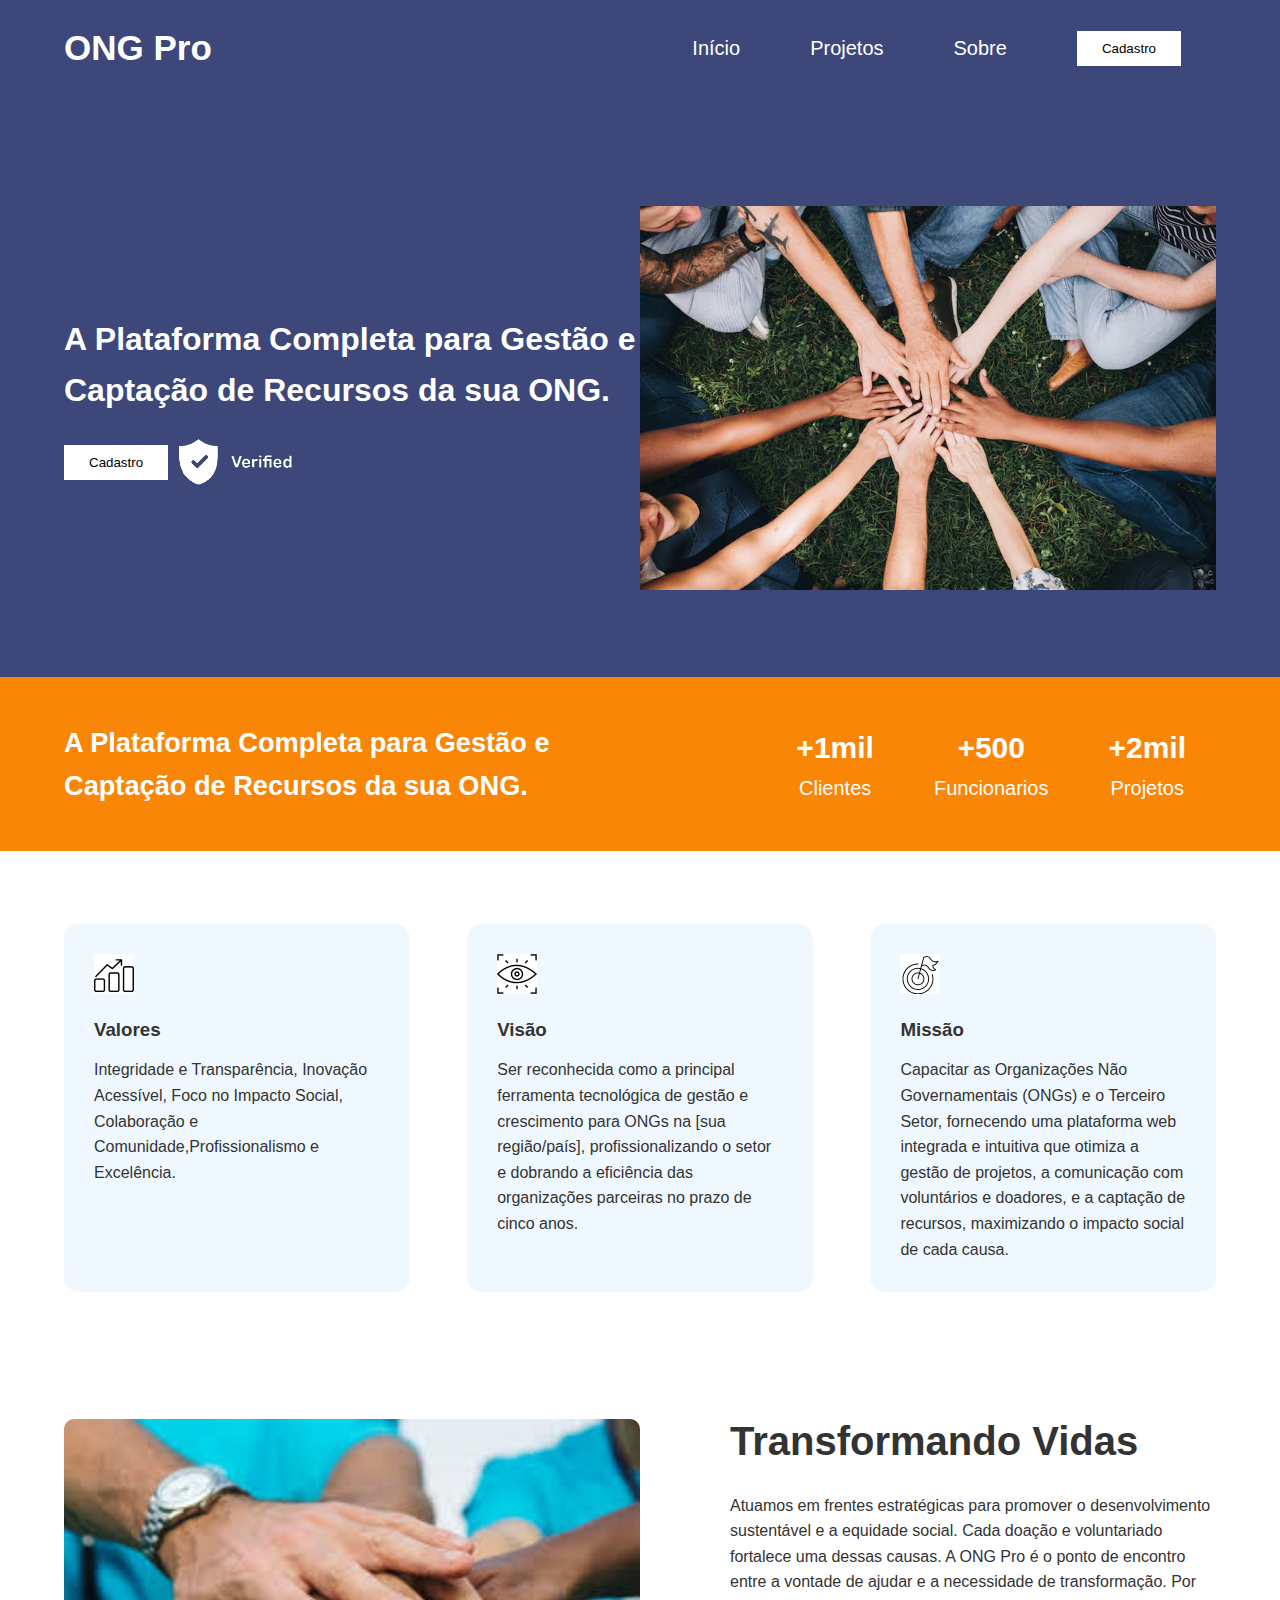
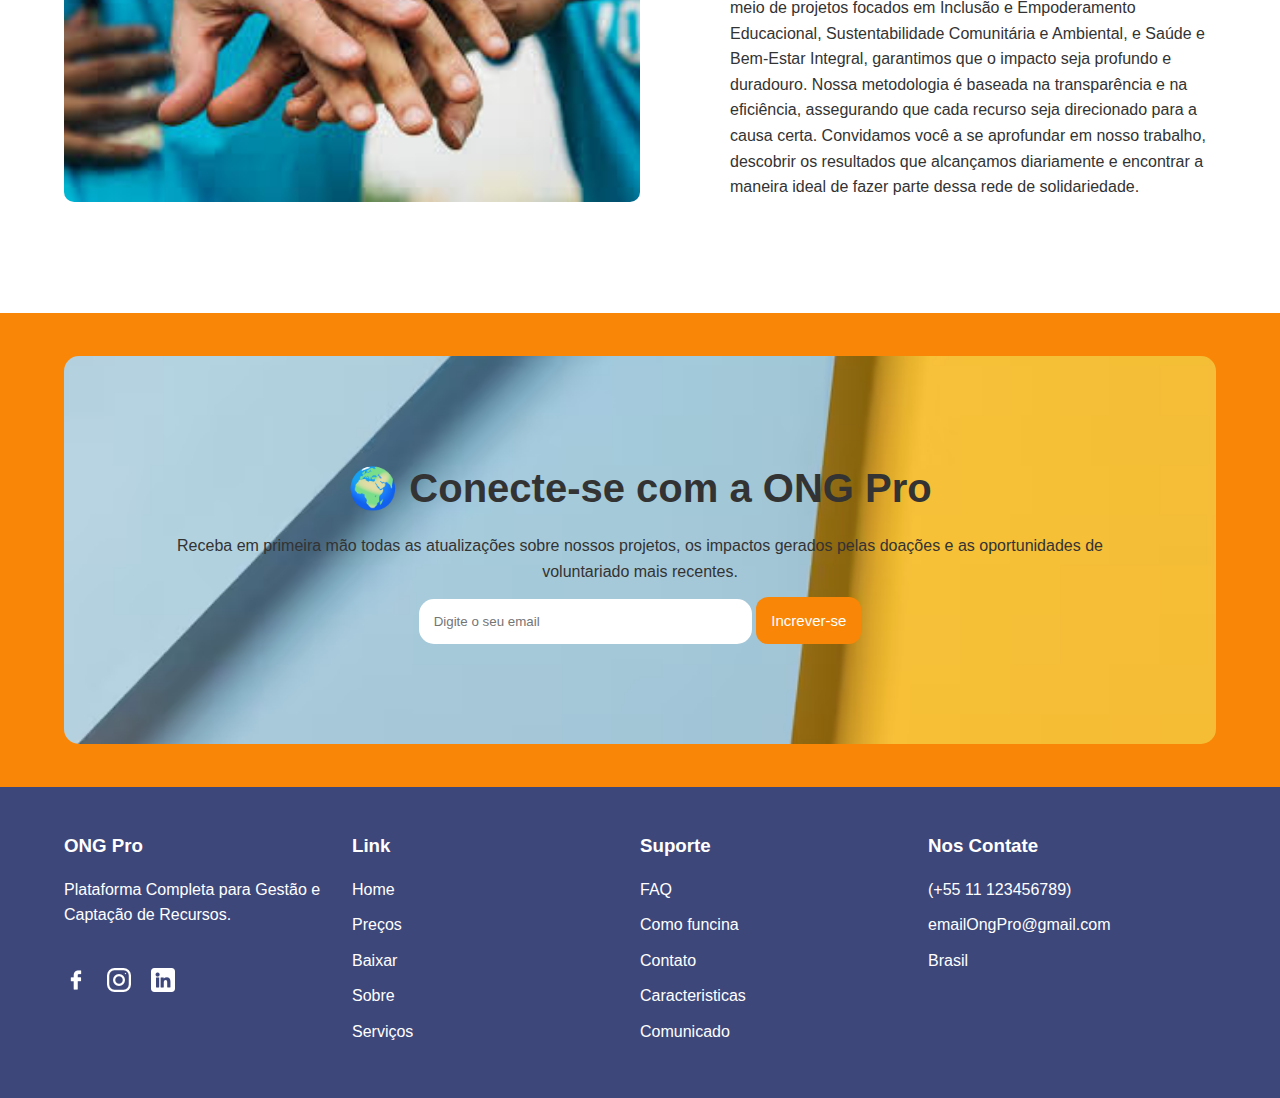
<file: index.html>
<!DOCTYPE html>
<html lang="pt-br">
<head>
    <meta charset="UTF-8">
    <meta http-equiv="X-UA-Compatible" content="IE=edge">
    <meta name="viewport" content="width=device-width, initial-scale=1.0">
    <link rel="stylesheet" href="css/style.css">
    <title> ONG Pro </title>
</head>
<body> 
    <div class="background-verde">
     <!--  header -----> 
        <header>
            <!-- container -->
            <div class="container">
                <nav>
                    <div class="logo">
                        <a href="index.html"> ONG Pro </a>
                </div>
                <!-- UL é umaLista não ordenada  -->
                <ul class="ul"> 
                    <li> <a href="index.html"> Início </a></li>
                    
                    <li> <a href="projeto.html"> Projetos </a></li>
                    
                    <li> <a href="sobre.html"> Sobre </a></li>
                    
                    <li> <a href="cadastro.html"> <button class="btn-gradient"> Cadastro </button> </a></li>
                </ul>
                </ul>
                <div class="menu-icon">
                    <img src="img/menu.png" alt="icone de menu">
                </div>
                </nav>

            </div>
            <!-- end container -->
        </header>
               <!-- end header -----> 
               <!-- main  -->
                <main>
                    <div class="container">
                        <!-- main text -->
                        <div class="main-text">
                            <h1> A Plataforma Completa para Gestão e Captação de Recursos da sua ONG.</h1>
                            <div> 
                                <li> <a href="cadastro.html"> <button class="btn-gradient"> Cadastro </button> </a></li>
                                <img src="img/verificado.png" alt="Verificado.">
                            </div>
                        </div>
                        <!-- end main text -->
                        <!-- main img -->
                        <div class=" main-img">
                            <img src="img/pessoas-empilhando-as-maos-juntas-no-parque_53876-63293.jpg" alt="essoas-empilhando-as-maos-juntas-no-parque">

                        </div>
                        <!-- end main img -->
                    </div>
                </main>
                <!-- end main -->
    </div>
    <!-- end background-verde -->
     <section class="resultados">
        <!-- container -->
         <div class="container">
            <div class="resultados-text">
                A Plataforma Completa para Gestão e Captação de Recursos da sua ONG.
            </div>
            <!-- end resultados-text -->
             <div class="resultados-numeros">
                <p>
                    <span> +1mil </span> <br>
                    Clientes
                </p>

                <p>
                    <span> +500  </span> <br>
                    Funcionarios
                </p>

                <p>
                    <span> +2mil </span> <br>
                    Projetos
                </p>


             </div>
         </div>
         <!-- end contaioner -->
     </section>
     <!-- end resultados -->
      <!-- section diferencias -->
      <section class="diferencias">
        <div class="container">
            <div class="card">
                <img src="img/Valores.png" alt="valores">
                <h3 class="titulo"> Valores</h3>
                <p>
                    Integridade e Transparência, Inovação Acessível, Foco no Impacto Social, Colaboração e Comunidade,Profissionalismo e Excelência.
                </p>
            </div>
        <div class="card">
                <img src="img/Visao.png" alt="Visao">
                <h3 class="titulo"> Visão</h3>
                <p>
                    Ser reconhecida como a principal ferramenta tecnológica de gestão e crescimento para ONGs na [sua região/país], profissionalizando o setor e dobrando a eficiência das organizações parceiras no prazo de cinco anos.
                </p>
            </div>
            <div class="card">
                <img src="img/Missao.png" alt="Missao">
                <h3 class="titulo"> Missão</h3>
                <p>
                    Capacitar as Organizações Não Governamentais (ONGs) e o Terceiro Setor, fornecendo uma plataforma web integrada e intuitiva que otimiza a gestão de projetos, a comunicação com voluntários e doadores, e a captação de recursos, maximizando o impacto social de cada causa.
                </p>
            </div>
        </div>

      </section>
      <!-- end diferencias -->
       <!-- sessao Áreas de Atuação -->
        <section class="areas">
            <div class="container">
                <div class="areas-img">
                    <img src="img/download.jpg" alt="equipe"> 
                </div>
                <div class="areas-text">
                    <h2> Transformando Vidas</h2>
                    <p>Atuamos em frentes estratégicas para promover o desenvolvimento sustentável e a equidade social. Cada doação e voluntariado fortalece uma dessas causas.
                        A ONG Pro é o ponto de encontro entre a vontade de ajudar e a necessidade de transformação. Por meio de projetos focados em Inclusão e Empoderamento Educacional, Sustentabilidade Comunitária e Ambiental, e Saúde e Bem-Estar Integral, garantimos que o impacto seja profundo e duradouro. Nossa metodologia é baseada na transparência e na eficiência, assegurando que cada recurso seja direcionado para a causa certa. Convidamos você a se aprofundar em nosso trabalho, descobrir os resultados que alcançamos diariamente e encontrar a maneira ideal de fazer parte dessa rede de solidariedade.
                    </p>
                
                </div>
            </div>

        </section>
         <section class="newsletter">
            <div class="container">
                <div class="box-newsletter">
                    <h2> 🌍 Conecte-se com a ONG Pro </h2>
                    <p>Receba em primeira mão todas as atualizações sobre nossos projetos, os impactos gerados pelas doações e as oportunidades de voluntariado mais recentes.</p>
                <form >
                    <input type="email" placeholder="Digite o seu email">
                    <button> Increver-se </button>
                </form>
                </div>
                
            </div>
         </section>
                 <!-- end Áreas de Atuação -->
                  <!-- footer -->
                   <footer>
                    <div class="container">
                        <!-- ul 1 -->
                        <ul>
                            <h3>  ONG Pro</h3>
                                <p>Plataforma Completa para Gestão e Captação de Recursos.</p>
                                <div class="rede-sociais">
                                    <img src="img/facebook.png" alt="facebook">
                                     <img src="img/instagram.png" alt="instagram">
                                      <img src="img/linkedin.png" alt="linkedin">
                                </div>
                        </ul>
                        <!-- end ul1 -->
                         <!-- ul 2 -->
                        <ul>
                            <h3> Link </h3>
                            <li><a href="#"> Home </a></li>
                            <li><a href="#"> Preços </a></li>
                            <li><a href="#"> Baixar </a></li>
                            <li><a href="#"> Sobre </a></li>
                            <li><a href="#"> Serviços </a></li>
                        </ul>
                        <!-- end ul2  -->
                         <!-- ul 3 -->
                        <ul>
                        <h3> Suporte</h3>
                        <li><a href="#"> FAQ </a></li>
                        <li><a href="#"> Como funcina </a></li>
                        <li><a href="#"> Contato </a></li>
                        <li><a href="#"> Caracteristicas </a></li>
                        <li><a href="#"> Comunicado </a></li>
                        </ul>
                        <!-- end ul 3 -->
                         <!-- ul 4 -->
                        <ul>
                        <h3> Nos Contate</h3>
                        <li>
                            <p> (+55 11 123456789) </p>
                        </li>
                        <li>
                            <p> emailOngPro@gmail.com </p>
                        </li>
                        <li>
                            <p> Brasil </p>
                        </li>
                        </ul>
                        <!-- end ul 4 -->
                    </div>
                   </footer>
    <script src="js/main.js"></script>
</body>
</html>
</file>
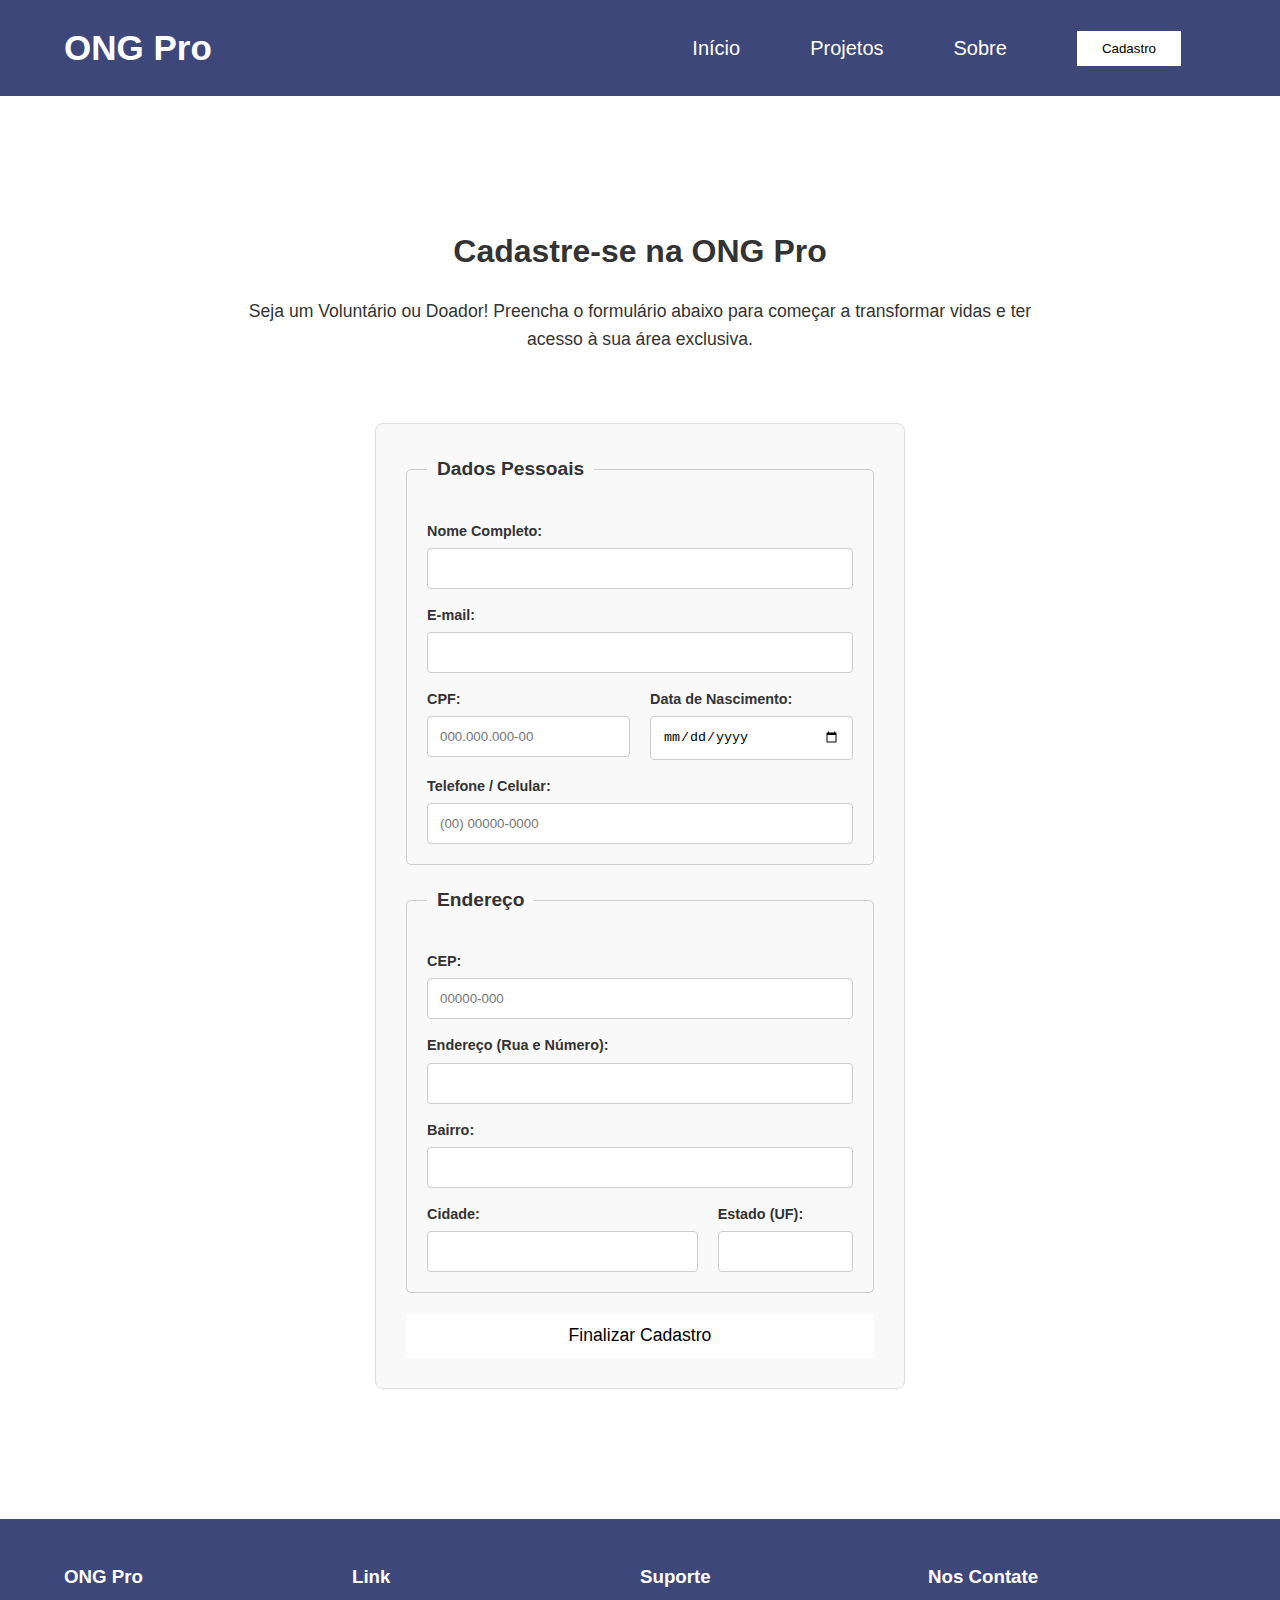
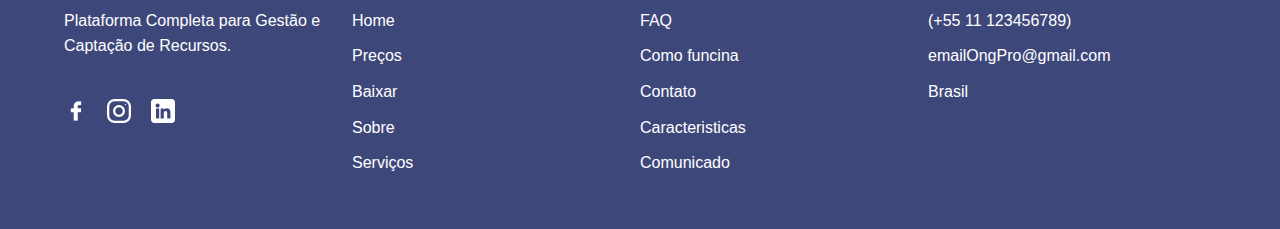
<file: cadastro.html>
<!DOCTYPE html>
<html lang="pt-br">
<head>
    <meta charset="UTF-8">
    <meta http-equiv="X-UA-Compatible" content="IE=edge">
    <meta name="viewport" content="width=device-width, initial-scale=1.0">
    <link rel="stylesheet" href="css/style.css">
    <title> Cadastro | ONG Pro </title>
    
    <style>
        :root {
            --cor-principal: #002244; /* Azul escuro do header */
            --cor-secundaria: #FF8C00; /* Laranja da seção de resultados */
        }
        /* Seus estilos .page-hero e .page-content  */
        .page-hero {
            background-color: var(--cor-principal);
            color: white;
            padding: 80px 20px;
            text-align: center;
        }
        .page-hero h1 {
            font-size: 2.8em;
            margin-bottom: 10px;
            color: var(--cor-secundaria);
        }
        .page-hero p {
            font-size: 1.2em;
            opacity: 0.8;
        }
        .page-content {
            background-color: white;
            padding: 50px 20px;
            text-align: center;
            color: #333;
        }
        .page-content p {
            max-width: 800px;
            margin: 20px auto;
            line-height: 1.6;
            font-size: 1.1em;
        }
        .page-content a {
            color: var(--cor-principal);
            text-decoration: none;
            font-weight: bold;
        }
        
        .page-placeholder {
            max-width: 650px;
            margin: 0 auto; /* Centraliza o formulário */
            padding-bottom: 50px; /* Espaço antes do footer */
        }
        .page-placeholder form {
            width: 100%;
            padding: 30px;
            border: 1px solid #ddd;
            border-radius: 8px;
            text-align: left;
            background-color: #f9f9f9;
            box-sizing: border-box; /* Importante para o padding */
        }
        .page-placeholder fieldset {
            border: 1px solid #ccc;
            border-radius: 5px;
            padding: 20px;
            margin-bottom: 20px;
        }
        .page-placeholder legend {
            font-size: 1.2em;
            font-weight: bold;
            color: #333;
            padding: 0 10px;
        }
        .page-placeholder label {
            display: block;
            margin-top: 15px;
            font-weight: bold;
            font-size: 0.9em;
        }
        .page-placeholder input[type="text"],
        .page-placeholder input[type="email"],
        .page-placeholder input[type="tel"],
        .page-placeholder input[type="date"],
        .page-placeholder input[type="password"] {
            width: 100%;
            padding: 12px;
            margin-top: 5px;
            border: 1px solid #ccc;
            border-radius: 4px;
            box-sizing: border-box; /* Garante que o padding não quebre o layout */
        }
        .form-row {
            display: flex;
            gap: 20px;
        }
        .form-row .form-group {
            flex: 1;
        }
        .page-placeholder input:disabled {
            background-color: #eee;
            cursor: not-allowed;
        }
        /* FIM DO CSS DO FORMULÁRIO */
    </style>
</head>
<body> 
    <div class="background-verde">
        <header>
             <div class="container">
                 <nav>
                     <div class="logo"> <a href="Pagina inicial.html"> ONG Pro </a> </div>
                     <ul class="ul"> 
                         <li> <a href="Pagina inicial.html"> Início </a></li>
                         <li> <a href="projeto.html"> Projetos </a></li>
                         <li> <a href="sobre.html"> Sobre </a></li>
                         <li> <a href="cadastro.html"> <button class="btn-gradient"> Cadastro </button> </a></li>
                     </ul>
                     <div class="menu-icon"> <img src="img/menu.png" alt="icone de menu"> </div>
                 </nav>
             </div>
        </header>
    </div>

    <!-- MAIN ATUALIZADO (Usando  CSS .page-content para o texto) -->
    <main>
        <!-- Texto de introdução (usando  CSS .page-content) -->
        <section class="page-content" style="padding-bottom: 20px;">
            <h1> Cadastre-se na ONG Pro</h1>
            <p> Seja um Voluntário ou Doador! Preencha o formulário abaixo para começar a transformar vidas e ter acesso à sua área exclusiva.</p>
        </section>

        <!-- Container do formulário (usando .page-placeholder como wrapper) -->
        <div class="container"> 
            <div class="page-placeholder"> 
                
                <!-- INÍCIO DO FORMULÁRIO COMPLEXO  -->
                <form id="cadastro-form">
                        
                    <!-- Agrupamento 1: Dados Pessoais -->
                    <fieldset>
                        <legend>Dados Pessoais</legend>
                        
                        <label for="nome">Nome Completo:</label>
                        <input type="text" id="nome" name="nome" required>

                        <label for="email">E-mail:</label>
                        <input type="email" id="email" name="email" required>

                        <div class="form-row">
                            <div class="form-group">
                                <label for="cpf">CPF:</label>
                                <!-- Validação nativa com 'pattern' e 'title' para feedback -->
                                <input type="text" id="cpf" name="cpf" required 
                                       placeholder="000.000.000-00" 
                                       pattern="\d{3}\.\d{3}\.\d{3}-\d{2}" 
                                       title="Digite um CPF no formato 000.000.000-00">
                            </div>
                            <div class="form-group">
                                <label for="nascimento">Data de Nascimento:</label>
                                <input type="date" id="nascimento" name="nascimento" required>
                            </div>
                        </div>

                        <label for="telefone">Telefone / Celular:</label>
                        <input type="tel" id="telefone" name="telefone" required 
                               placeholder="(00) 00000-0000" 
                               pattern="\(\d{2}\) \d{5}-\d{4}" 
                               title="Digite um telefone no formato (00) 00000-0000">
                    </fieldset>

                    <!-- Agrupamento 2: Endereço (com busca de CEP) -->
                    <fieldset>
                        <legend>Endereço</legend>
                        
                        <label for="cep">CEP:</label>
                        <input type="text" id="cep" name="cep" required 
                               placeholder="00000-000" 
                               pattern="\d{5}-\d{3}" 
                               title="Digite um CEP no formato 00000-000">

                        <label for="endereco">Endereço (Rua e Número):</label>
                        <input type="text" id="endereco" name="endereco" required>
                        
                        <label for="bairro">Bairro:</label>
                        <input type="text" id="bairro" name="bairro" required>

                        <div class="form-row">
                            <div class="form-group" style="flex: 2;">
                                <label for="cidade">Cidade:</label>
                                <input type="text" id="cidade" name="cidade" required>
                            </div>
                            <div class="form-group" style="flex: 1;">
                                <label for="estado">Estado (UF):</label>
                                <input type="text" id="estado" name="estado" required maxlength="2">
                            </div>
                        </div>
                    </fieldset>
                    
                    <button type="submit" class="btn-gradient" style="width: 100%; padding: 12px; font-size: 1.1em; cursor: pointer;">
                        Finalizar Cadastro
                    </button>
                </form>
                <!-- FIM DO FORMULÁRIO COMPLEXO -->
                
            </div>
        </div>
    </main>
    <!-- FIM MAIN -->

     <footer>
                    <div class="container">
                        <!-- ul 1 -->
                        <ul>
                            <h3>  ONG Pro</h3>
                                <p>Plataforma Completa para Gestão e Captação de Recursos.</p>
                                <div class="rede-sociais">
                                    <img src="img/facebook.png" alt="facebook">
                                     <img src="img/instagram.png" alt="instagram">
                                      <img src="img/linkedin.png" alt="linkedin">
                                </div>
                        </ul>
                        <!-- end ul1 -->
                         <!-- ul 2 -->
                        <ul>
                            <h3> Link </h3>
                            <li><a href="#"> Home </a></li>
                            <li><a href="#"> Preços </a></li>
                            <li><a href="#"> Baixar </a></li>
                            <li><a href="#"> Sobre </a></li>
                            <li><a href="#"> Serviços </a></li>
                        </ul>
                        <!-- end ul2  -->
                         <!-- ul 3 -->
                        <ul>
                        <h3> Suporte</h3>
                        <li><a href="#"> FAQ </a></li>
                        <li><a href="#"> Como funcina </a></li>
                        <li><a href="#"> Contato </a></li>
                        <li><a href="#"> Caracteristicas </a></li>
                        <li><a href="#"> Comunicado </a></li>
                        </ul>
                        <!-- end ul 3 -->
                         <!-- ul 4 -->
                        <ul>
                        <h3> Nos Contate</h3>
                        <li>
                            <p> (+55 11 123456789) </p>
                        </li>
                        <li>
                            <p> emailOngPro@gmail.com </p>
                        </li>
                        <li>
                            <p> Brasil </p>
                        </li>
                        </ul>
                        <!-- end ul 4 -->
                    </div>
                   </footer>
    
    <script src="js/main.js"></script>
</body>
</html>
</file>
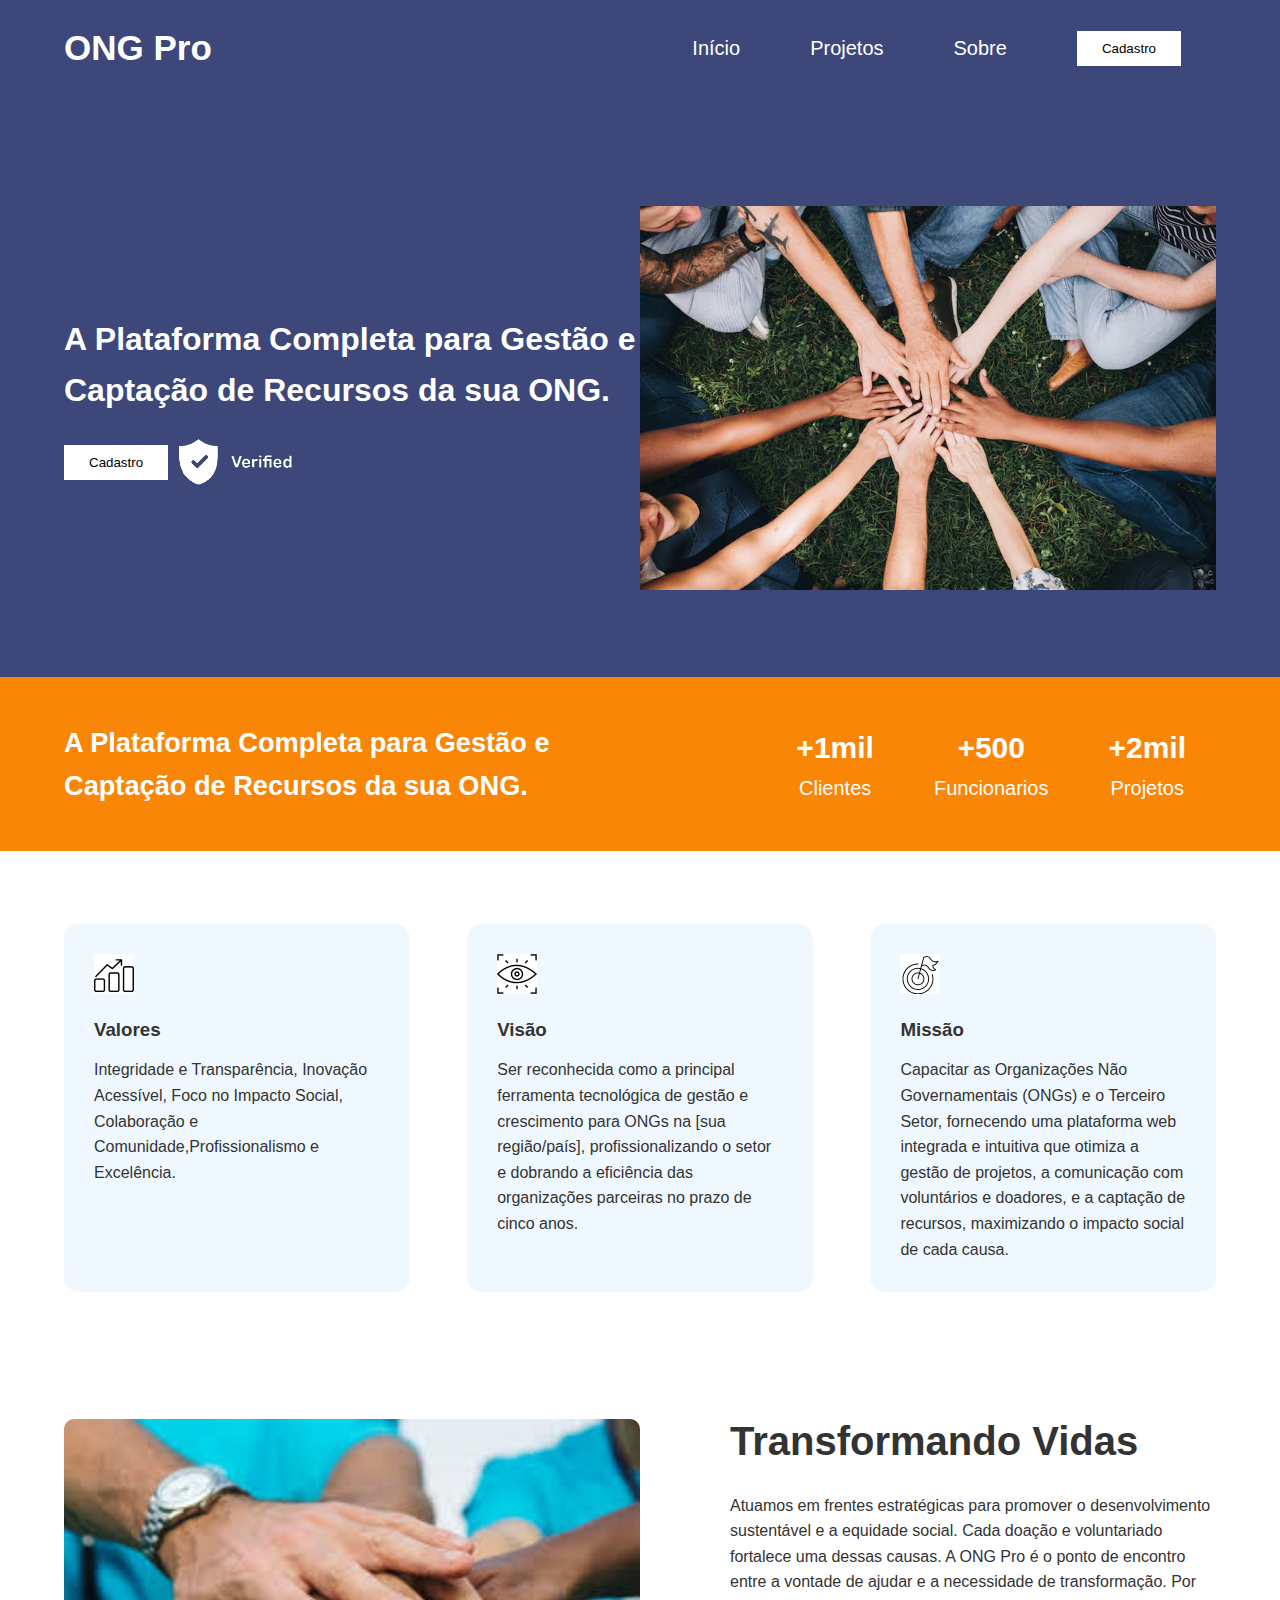
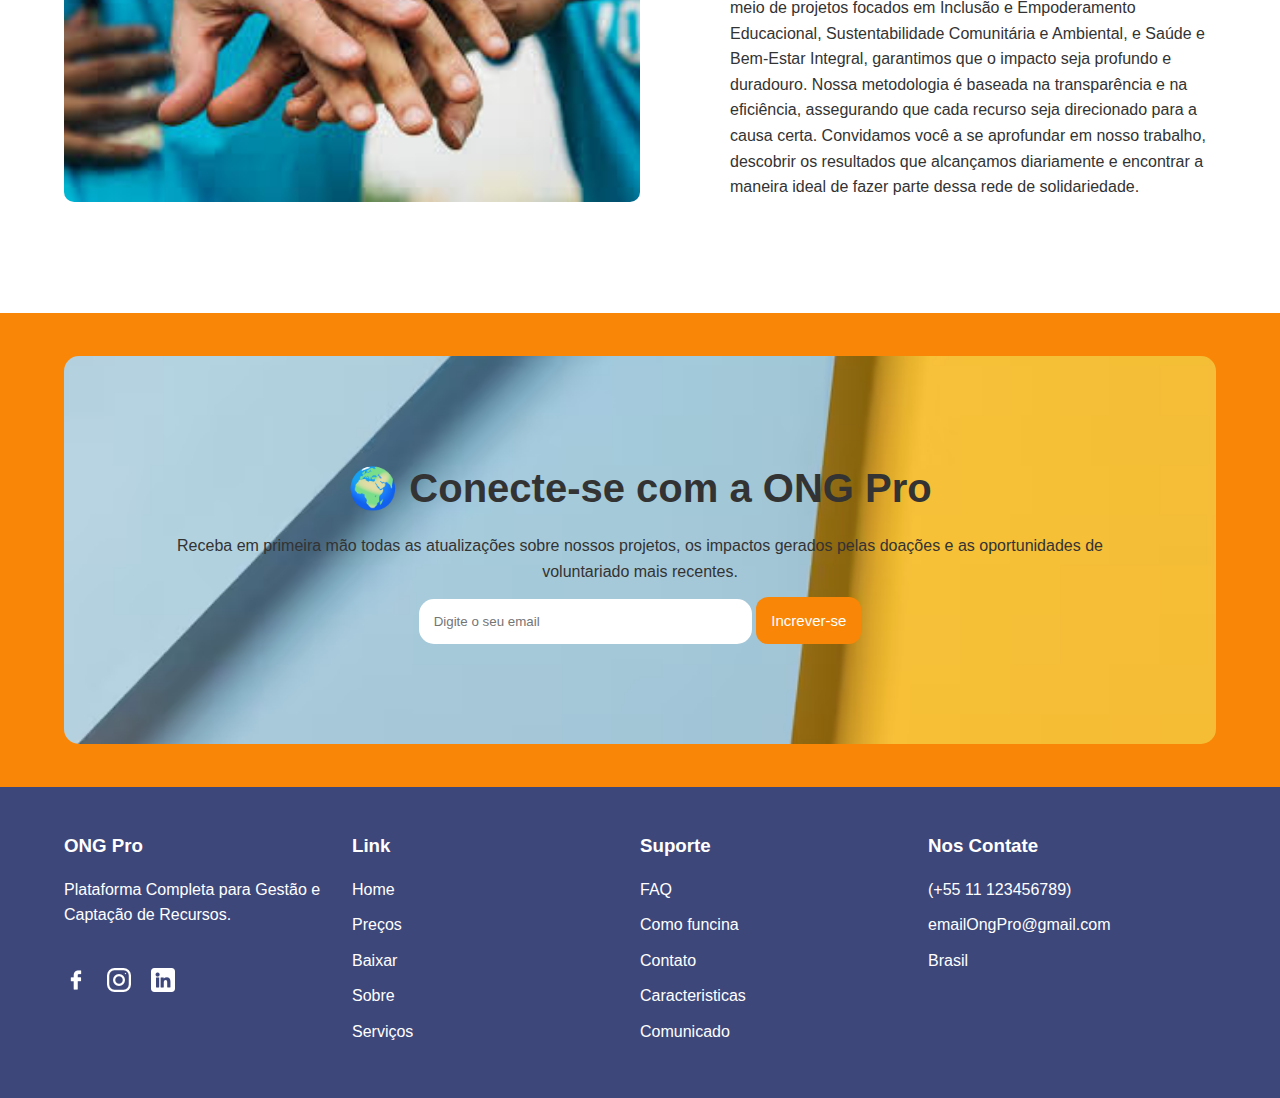
<file: Pagina inicial.html>
<!DOCTYPE html>
<html lang="pt-br">
<head>
    <meta charset="UTF-8">
    <meta http-equiv="X-UA-Compatible" content="IE=edge">
    <meta name="viewport" content="width=device-width, initial-scale=1.0">
    <link rel="stylesheet" href="css/style.css">
    <title> ONG Pro </title>
</head>
<body> 
    <div class="background-verde">
     <!--  header -----> 
        <header>
            <!-- container -->
            <div class="container">
                <nav>
                    <div class="logo">
                        <a href="Pagina inicial.html"> ONG Pro </a>
                </div>
                <!-- UL é umaLista não ordenada  -->
                <ul class="ul"> 
                    <li> <a href="Pagina inicial.html"> Início </a></li>
                    
                    <li> <a href="projeto.html"> Projetos </a></li>
                    
                    <li> <a href="sobre.html"> Sobre </a></li>
                    
                    <li> <a href="cadastro.html"> <button class="btn-gradient"> Cadastro </button> </a></li>
                </ul>
                </ul>
                <div class="menu-icon">
                    <img src="img/menu.png" alt="icone de menu">
                </div>
                </nav>

            </div>
            <!-- end container -->
        </header>
               <!-- end header -----> 
               <!-- main  -->
                <main>
                    <div class="container">
                        <!-- main text -->
                        <div class="main-text">
                            <h1> A Plataforma Completa para Gestão e Captação de Recursos da sua ONG.</h1>
                            <div> 
                                <li> <a href="cadastro.html"> <button class="btn-gradient"> Cadastro </button> </a></li>
                                <img src="img/verificado.png" alt="Verificado.">
                            </div>
                        </div>
                        <!-- end main text -->
                        <!-- main img -->
                        <div class=" main-img">
                            <img src="img/pessoas-empilhando-as-maos-juntas-no-parque_53876-63293.jpg" alt="essoas-empilhando-as-maos-juntas-no-parque">

                        </div>
                        <!-- end main img -->
                    </div>
                </main>
                <!-- end main -->
    </div>
    <!-- end background-verde -->
     <section class="resultados">
        <!-- container -->
         <div class="container">
            <div class="resultados-text">
                A Plataforma Completa para Gestão e Captação de Recursos da sua ONG.
            </div>
            <!-- end resultados-text -->
             <div class="resultados-numeros">
                <p>
                    <span> +1mil </span> <br>
                    Clientes
                </p>

                <p>
                    <span> +500  </span> <br>
                    Funcionarios
                </p>

                <p>
                    <span> +2mil </span> <br>
                    Projetos
                </p>


             </div>
         </div>
         <!-- end contaioner -->
     </section>
     <!-- end resultados -->
      <!-- section diferencias -->
      <section class="diferencias">
        <div class="container">
            <div class="card">
                <img src="img/Valores.png" alt="valores">
                <h3 class="titulo"> Valores</h3>
                <p>
                    Integridade e Transparência, Inovação Acessível, Foco no Impacto Social, Colaboração e Comunidade,Profissionalismo e Excelência.
                </p>
            </div>
        <div class="card">
                <img src="img/Visao.png" alt="Visao">
                <h3 class="titulo"> Visão</h3>
                <p>
                    Ser reconhecida como a principal ferramenta tecnológica de gestão e crescimento para ONGs na [sua região/país], profissionalizando o setor e dobrando a eficiência das organizações parceiras no prazo de cinco anos.
                </p>
            </div>
            <div class="card">
                <img src="img/Missao.png" alt="Missao">
                <h3 class="titulo"> Missão</h3>
                <p>
                    Capacitar as Organizações Não Governamentais (ONGs) e o Terceiro Setor, fornecendo uma plataforma web integrada e intuitiva que otimiza a gestão de projetos, a comunicação com voluntários e doadores, e a captação de recursos, maximizando o impacto social de cada causa.
                </p>
            </div>
        </div>

      </section>
      <!-- end diferencias -->
       <!-- sessao Áreas de Atuação -->
        <section class="areas">
            <div class="container">
                <div class="areas-img">
                    <img src="img/download.jpg" alt="equipe"> 
                </div>
                <div class="areas-text">
                    <h2> Transformando Vidas</h2>
                    <p>Atuamos em frentes estratégicas para promover o desenvolvimento sustentável e a equidade social. Cada doação e voluntariado fortalece uma dessas causas.
                        A ONG Pro é o ponto de encontro entre a vontade de ajudar e a necessidade de transformação. Por meio de projetos focados em Inclusão e Empoderamento Educacional, Sustentabilidade Comunitária e Ambiental, e Saúde e Bem-Estar Integral, garantimos que o impacto seja profundo e duradouro. Nossa metodologia é baseada na transparência e na eficiência, assegurando que cada recurso seja direcionado para a causa certa. Convidamos você a se aprofundar em nosso trabalho, descobrir os resultados que alcançamos diariamente e encontrar a maneira ideal de fazer parte dessa rede de solidariedade.
                    </p>
                
                </div>
            </div>

        </section>
         <section class="newsletter">
            <div class="container">
                <div class="box-newsletter">
                    <h2> 🌍 Conecte-se com a ONG Pro </h2>
                    <p>Receba em primeira mão todas as atualizações sobre nossos projetos, os impactos gerados pelas doações e as oportunidades de voluntariado mais recentes.</p>
                <form >
                    <input type="email" placeholder="Digite o seu email">
                    <button> Increver-se </button>
                </form>
                </div>
                
            </div>
         </section>
                 <!-- end Áreas de Atuação -->
                  <!-- footer -->
                   <footer>
                    <div class="container">
                        <!-- ul 1 -->
                        <ul>
                            <h3>  ONG Pro</h3>
                                <p>Plataforma Completa para Gestão e Captação de Recursos.</p>
                                <div class="rede-sociais">
                                    <img src="img/facebook.png" alt="facebook">
                                     <img src="img/instagram.png" alt="instagram">
                                      <img src="img/linkedin.png" alt="linkedin">
                                </div>
                        </ul>
                        <!-- end ul1 -->
                         <!-- ul 2 -->
                        <ul>
                            <h3> Link </h3>
                            <li><a href="#"> Home </a></li>
                            <li><a href="#"> Preços </a></li>
                            <li><a href="#"> Baixar </a></li>
                            <li><a href="#"> Sobre </a></li>
                            <li><a href="#"> Serviços </a></li>
                        </ul>
                        <!-- end ul2  -->
                         <!-- ul 3 -->
                        <ul>
                        <h3> Suporte</h3>
                        <li><a href="#"> FAQ </a></li>
                        <li><a href="#"> Como funcina </a></li>
                        <li><a href="#"> Contato </a></li>
                        <li><a href="#"> Caracteristicas </a></li>
                        <li><a href="#"> Comunicado </a></li>
                        </ul>
                        <!-- end ul 3 -->
                         <!-- ul 4 -->
                        <ul>
                        <h3> Nos Contate</h3>
                        <li>
                            <p> (+55 11 123456789) </p>
                        </li>
                        <li>
                            <p> emailOngPro@gmail.com </p>
                        </li>
                        <li>
                            <p> Brasil </p>
                        </li>
                        </ul>
                        <!-- end ul 4 -->
                    </div>
                   </footer>
    <script src="js/main.js"></script>
</body>
</html>
</file>
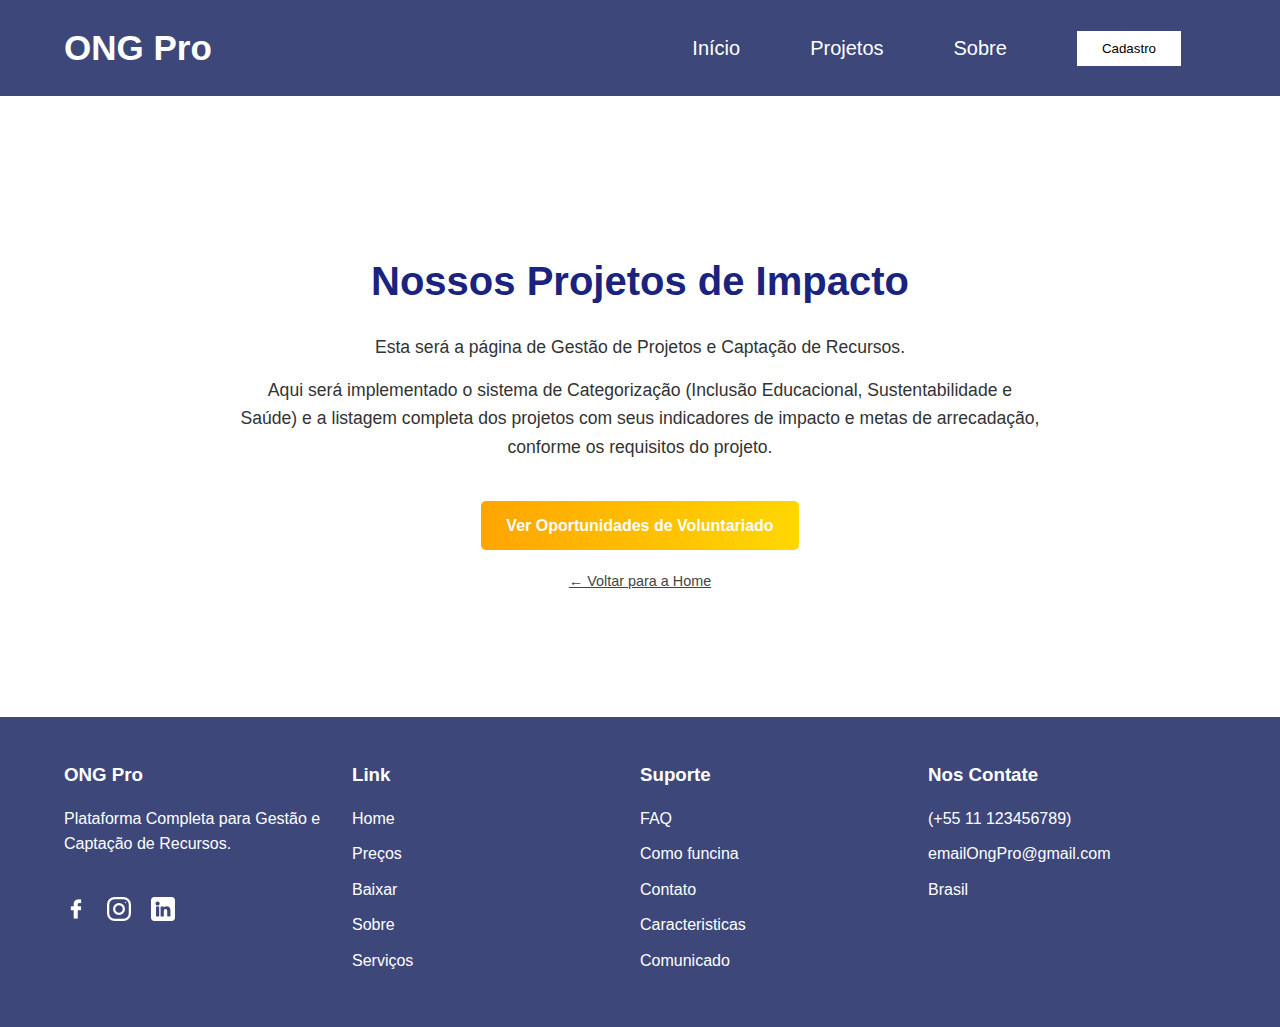
<file: projeto.html>
<!DOCTYPE html>
<html lang="pt-br">
<head>
    <meta charset="UTF-8">
    <meta http-equiv="X-UA-Compatible" content="IE=edge">
    <meta name="viewport" content="width=device-width, initial-scale=1.0">
    <link rel="stylesheet" href="css/style.css">
    <title> Projetos | ONG Pro </title>
</head>
<body> 
    <div class="background-verde">
        <header>
            <div class="container">
                <nav>
                    <div class="logo">
                        <a href="Pagina inicial.html"> ONG Pro </a>
                    </div>
                    <ul class="ul"> 
                        <li> <a href="Pagina inicial.html"> Início </a></li>
                        <li> <a href="projetos.html"> Projetos </a></li> <li> <a href="sobre.html"> Sobre </a></li>
                        <li> <a href="cadastro.html"> <button class="btn-gradient"> Cadastro </button> </a></li>
                    </ul>
                    <div class="menu-icon">
                        <img src="img/menu.png" alt="icone de menu">
                    </div>
                </nav>
            </div>
        </header>
    </div>

    <main>
        <div class="container">
            <section class="page-placeholder">
                <h1> Nossos Projetos de Impacto</h1>
                <p> Esta será a página de Gestão de Projetos e Captação de Recursos. </p>
                <p> Aqui será implementado o sistema de Categorização (Inclusão Educacional, Sustentabilidade e Saúde) e a listagem completa dos projetos com seus indicadores de impacto e metas de arrecadação, conforme os requisitos do projeto. </p>
                
                <div class="cta-placeholder">

    <a href="cadastro.html" class="btn-gradient">
        Ver Oportunidades de Voluntariado
    </a>
    
    <a href="Pagina inicial.html" class="link-secundario">
        ← Voltar para a Home
    </a>
    
</div>
            </section>
        </div>
    </main>
    <footer>
                    <div class="container">
                        <!-- ul 1 -->
                        <ul>
                            <h3>  ONG Pro</h3>
                                <p>Plataforma Completa para Gestão e Captação de Recursos.</p>
                                <div class="rede-sociais">
                                    <img src="img/facebook.png" alt="facebook">
                                     <img src="img/instagram.png" alt="instagram">
                                      <img src="img/linkedin.png" alt="linkedin">
                                </div>
                        </ul>
                        <!-- end ul1 -->
                         <!-- ul 2 -->
                        <ul>
                            <h3> Link </h3>
                            <li><a href="#"> Home </a></li>
                            <li><a href="#"> Preços </a></li>
                            <li><a href="#"> Baixar </a></li>
                            <li><a href="#"> Sobre </a></li>
                            <li><a href="#"> Serviços </a></li>
                        </ul>
                        <!-- end ul2  -->
                         <!-- ul 3 -->
                        <ul>
                        <h3> Suporte</h3>
                        <li><a href="#"> FAQ </a></li>
                        <li><a href="#"> Como funcina </a></li>
                        <li><a href="#"> Contato </a></li>
                        <li><a href="#"> Caracteristicas </a></li>
                        <li><a href="#"> Comunicado </a></li>
                        </ul>
                        <!-- end ul 3 -->
                         <!-- ul 4 -->
                        <ul>
                        <h3> Nos Contate</h3>
                        <li>
                            <p> (+55 11 123456789) </p>
                        </li>
                        <li>
                            <p> emailOngPro@gmail.com </p>
                        </li>
                        <li>
                            <p> Brasil </p>
                        </li>
                        </ul>
                        <!-- end ul 4 -->
                    </div>
                   </footer>
    
    <script src="js/main.js"></script>
</body>
</html>
</file>
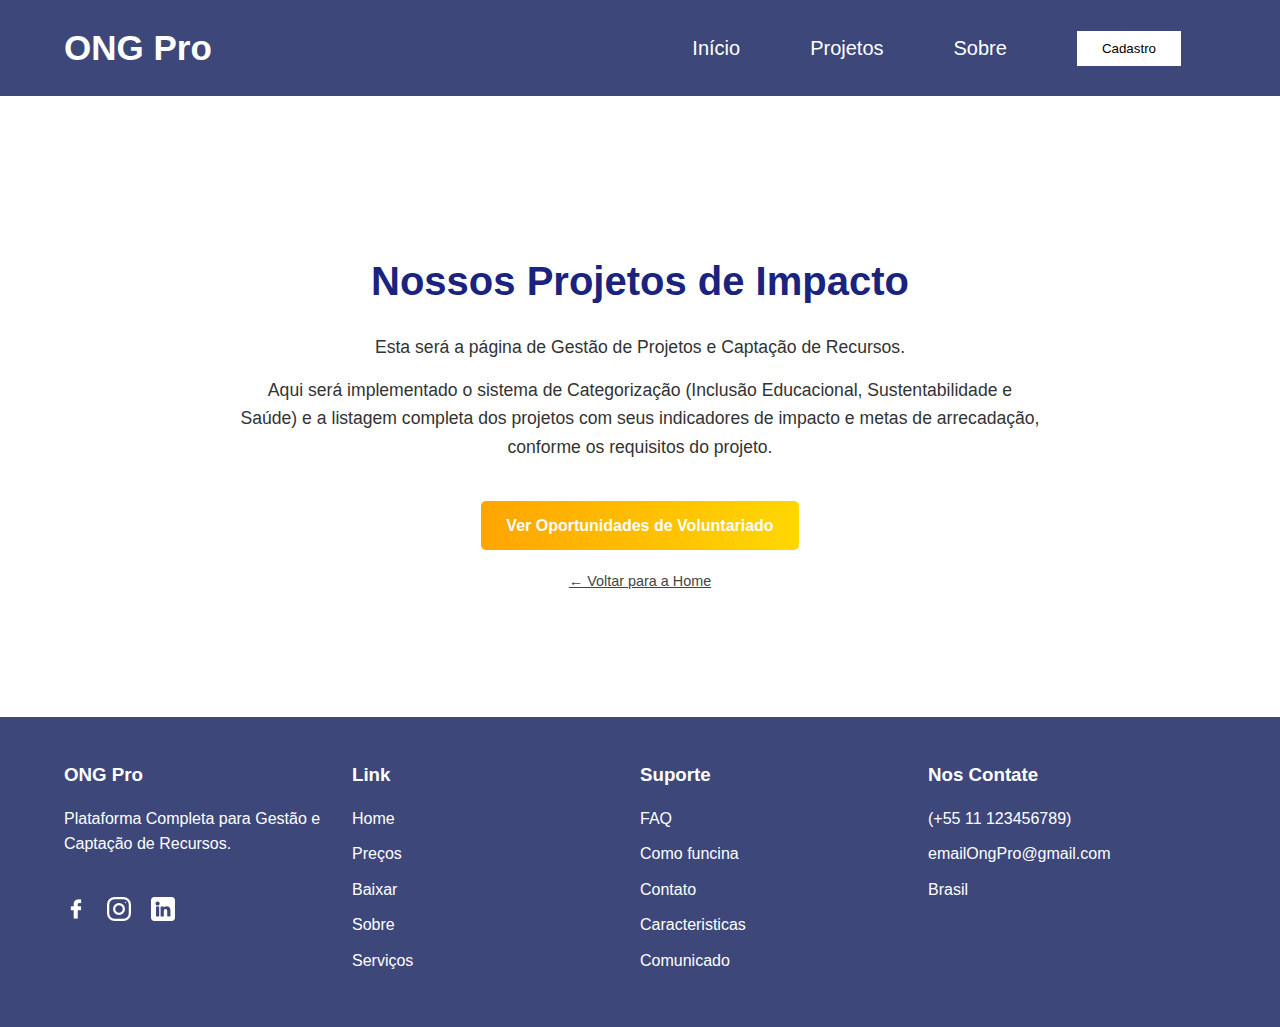
<file: projeto.html.html>
<!DOCTYPE html>
<html lang="pt-br">
<head>
    <meta charset="UTF-8">
    <meta http-equiv="X-UA-Compatible" content="IE=edge">
    <meta name="viewport" content="width=device-width, initial-scale=1.0">
    <link rel="stylesheet" href="css/style.css">
    <title> Projetos | ONG Pro </title>
</head>
<body> 
    <div class="background-verde">
        <header>
            <div class="container">
                <nav>
                    <div class="logo">
                        <a href="Pagina inicial.html"> ONG Pro </a>
                    </div>
                    <ul class="ul"> 
                        <li> <a href="index.html"> Início </a></li>
                        <li> <a href="projetos.html"> Projetos </a></li> <li> <a href="sobre.html"> Sobre </a></li>
                        <li> <a href="cadastro.html"> <button class="btn-gradient"> Cadastro </button> </a></li>
                    </ul>
                    <div class="menu-icon">
                        <img src="img/menu.png" alt="icone de menu">
                    </div>
                </nav>
            </div>
        </header>
    </div>

    <main>
        <div class="container">
            <section class="page-placeholder">
                <h1> Nossos Projetos de Impacto</h1>
                <p> Esta será a página de Gestão de Projetos e Captação de Recursos. </p>
                <p> Aqui será implementado o sistema de Categorização (Inclusão Educacional, Sustentabilidade e Saúde) e a listagem completa dos projetos com seus indicadores de impacto e metas de arrecadação, conforme os requisitos do projeto. </p>
                
                <div class="cta-placeholder">

    <a href="cadastro.html" class="btn-gradient">
        Ver Oportunidades de Voluntariado
    </a>
    
    <a href="index.html" class="link-secundario">
        ← Voltar para a Home
    </a>
    
</div>
            </section>
        </div>
    </main>
    <footer>
                    <div class="container">
                        <!-- ul 1 -->
                        <ul>
                            <h3>  ONG Pro</h3>
                                <p>Plataforma Completa para Gestão e Captação de Recursos.</p>
                                <div class="rede-sociais">
                                    <img src="img/facebook.png" alt="facebook">
                                     <img src="img/instagram.png" alt="instagram">
                                      <img src="img/linkedin.png" alt="linkedin">
                                </div>
                        </ul>
                        <!-- end ul1 -->
                         <!-- ul 2 -->
                        <ul>
                            <h3> Link </h3>
                            <li><a href="#"> Home </a></li>
                            <li><a href="#"> Preços </a></li>
                            <li><a href="#"> Baixar </a></li>
                            <li><a href="#"> Sobre </a></li>
                            <li><a href="#"> Serviços </a></li>
                        </ul>
                        <!-- end ul2  -->
                         <!-- ul 3 -->
                        <ul>
                        <h3> Suporte</h3>
                        <li><a href="#"> FAQ </a></li>
                        <li><a href="#"> Como funcina </a></li>
                        <li><a href="#"> Contato </a></li>
                        <li><a href="#"> Caracteristicas </a></li>
                        <li><a href="#"> Comunicado </a></li>
                        </ul>
                        <!-- end ul 3 -->
                         <!-- ul 4 -->
                        <ul>
                        <h3> Nos Contate</h3>
                        <li>
                            <p> (+55 11 123456789) </p>
                        </li>
                        <li>
                            <p> emailOngPro@gmail.com </p>
                        </li>
                        <li>
                            <p> Brasil </p>
                        </li>
                        </ul>
                        <!-- end ul 4 -->
                    </div>
                   </footer>
    
    <script src="js/main.js"></script>
</body>
</html>
</file>
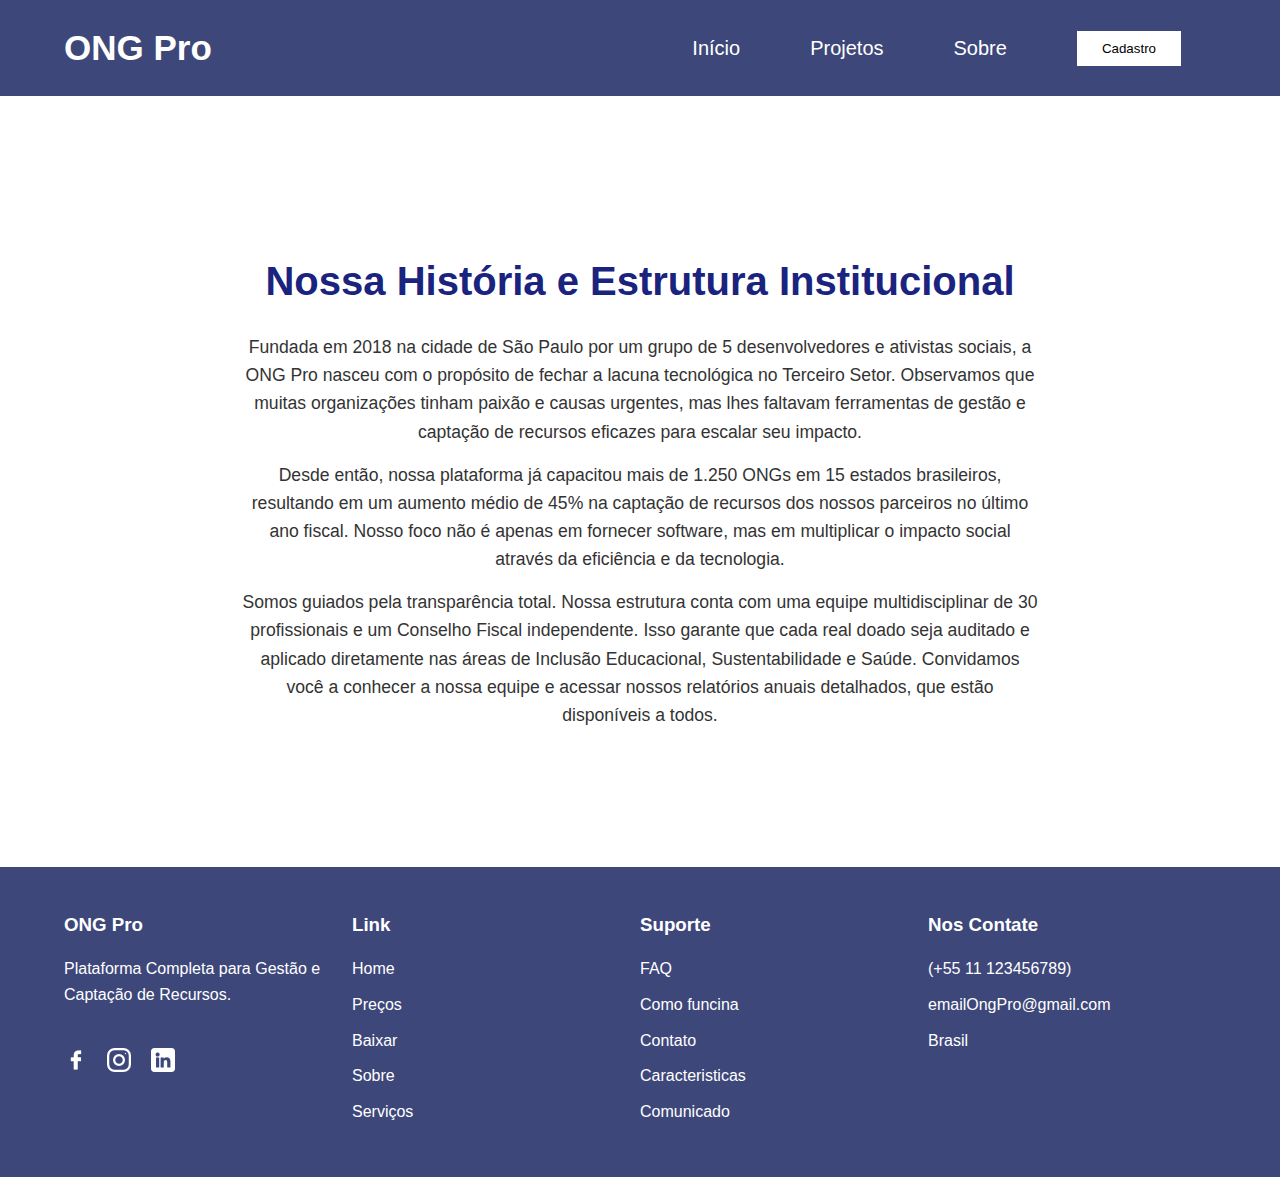
<file: sobre.html>
<!DOCTYPE html>
<html lang="pt-br">
<head>
    <meta charset="UTF-8">
    <meta http-equiv="X-UA-Compatible" content="IE=edge">
    <meta name="viewport" content="width=device-width, initial-scale=1.0">
    <link rel="stylesheet" href="css/style.css">
    <title> Sobre | ONG Pro </title>
</head>
<body> 
    <div class="background-verde">
        <header>
            <div class="container">
                <nav>
                    <div class="logo">
                        <a href="index.html"> ONG Pro </a>
                    </div>
                    <ul class="ul"> 
                        <li> <a href="index.html"> Início </a></li>
                        <li> <a href="projeto.html"> Projetos </a></li>
                        <li> <a href="sobre.html"> Sobre </a></li> <li> <a href="cadastro.html"> <button class="btn-gradient"> Cadastro </button> </a></li>
                    </ul>
                    <div class="menu-icon">
                        <img src="img/menu.png" alt="icone de menu">
                    </div>
                </nav>
            </div>
        </header>
    </div>

<main>
    <div class="container"> 
        <section class="page-placeholder"> 
            
            <h1> Nossa História e Estrutura Institucional</h1>
            
            <p> 
                Fundada em 2018 na cidade de São Paulo por um grupo de 5 desenvolvedores e ativistas sociais, a ONG Pro nasceu com o propósito de fechar a lacuna tecnológica no Terceiro Setor. Observamos que muitas organizações tinham paixão e causas urgentes, mas lhes faltavam ferramentas de gestão e captação de recursos eficazes para escalar seu impacto.
            </p>
            
            <p>
                Desde então, nossa plataforma já capacitou mais de 1.250 ONGs em 15 estados brasileiros, resultando em um aumento médio de 45% na captação de recursos dos nossos parceiros no último ano fiscal. Nosso foco não é apenas em fornecer software, mas em multiplicar o impacto social através da eficiência e da tecnologia.
            </p>
            
            <p>
                Somos guiados pela transparência total. Nossa estrutura conta com uma equipe multidisciplinar de 30 profissionais e um Conselho Fiscal independente. Isso garante que cada real doado seja auditado e aplicado diretamente nas áreas de Inclusão Educacional, Sustentabilidade e Saúde. Convidamos você a conhecer a nossa equipe e acessar nossos relatórios anuais detalhados, que estão disponíveis a todos.
            </p>
            
        
            
        </section>
    </div>
</main>
 <footer>
                    <div class="container">
                        <!-- ul 1 -->
                        <ul>
                            <h3>  ONG Pro</h3>
                                <p>Plataforma Completa para Gestão e Captação de Recursos.</p>
                                <div class="rede-sociais">
                                    <img src="img/facebook.png" alt="facebook">
                                     <img src="img/instagram.png" alt="instagram">
                                      <img src="img/linkedin.png" alt="linkedin">
                                </div>
                        </ul>
                        <!-- end ul1 -->
                         <!-- ul 2 -->
                        <ul>
                            <h3> Link </h3>
                            <li><a href="#"> Home </a></li>
                            <li><a href="#"> Preços </a></li>
                            <li><a href="#"> Baixar </a></li>
                            <li><a href="#"> Sobre </a></li>
                            <li><a href="#"> Serviços </a></li>
                        </ul>
                        <!-- end ul2  -->
                         <!-- ul 3 -->
                        <ul>
                        <h3> Suporte</h3>
                        <li><a href="#"> FAQ </a></li>
                        <li><a href="#"> Como funcina </a></li>
                        <li><a href="#"> Contato </a></li>
                        <li><a href="#"> Caracteristicas </a></li>
                        <li><a href="#"> Comunicado </a></li>
                        </ul>
                        <!-- end ul 3 -->
                         <!-- ul 4 -->
                        <ul>
                        <h3> Nos Contate</h3>
                        <li>
                            <p> (+55 11 123456789) </p>
                        </li>
                        <li>
                            <p> emailOngPro@gmail.com </p>
                        </li>
                        <li>
                            <p> Brasil </p>
                        </li>
                        </ul>
                        <!-- end ul 4 -->
                    </div>
                   </footer>
    
    <script src="js/main.js"></script>
</body>

</html>
</file>
<file: css/style.css>
*{  
    margin: 0;
    padding: 0;
    box-sizing:  border-box;
    text-decoration: none;
    list-style: none;
}
:root{
--verde-escuro: hsl(231, 33%, 36%);

}
.background-verde{
    background: var(--verde-escuro);
}
/* classes reutilizaveis */
.container{
    max-width: 1440px;
    padding: 0 5%;
    margin: 0 auto;
}

section,
footer{
    padding: 2.7rem 0;
}
.btn-gradient{
    padding: 10px 25px;
    color: rgb(0, 0, 0);
    border: none;
    cursor: pointer;
    background-color: rgb(255, 255, 255);
}
/* Classe do site */
nav{
    display: flex;
    justify-content: space-between;
    align-items: center;
    padding: 20px 0px;
}
.logo a{
    font-size: 35px;
    font-weight: bold;
    color: white
}
.ul{
    display: flex;
    align-items: center;
}
.ul li{
    margin: 0 35px;
    font-size: 20px;
}
.ul li a{
    color: white;
}
/* main */
main .container{
    display: flex;
    align-items: center;
    justify-content: space-between;
    margin-top: 30px;
}
.main-text{
    width: 50%;
    color: white;
}
.main-text h1{
    font-size: 2rem;
}
.main-text div{
    display: flex;
    align-items: center;
    margin-top: 20px;
}
.main-img {
    width: 50%;
}
.main-img img{
    width: 100%;
}
/* menu icon */
.menu-icon{
    display: none;
    position: relative;
    z-index: 10;
}
 /* resultados */
.resultados{
    background: #fa8607;
    }
.resultados .container{
    display: flex;
    align-items: center;
    justify-content:space-between;
}
.resultados .resultados-text{
    color:white;
    font-size: 1.7rem;
    font-weight: 600;
    width: 50%;
}
.resultados .resultados-numeros{
    display: flex;
    align-items:center;
    justify-content: center;
    color: white;
}
.resultados .resultados-numeros p{
    text-align: center;
    margin: 0 30px;
    font-size: 20px;
}
.resultados .resultados-numeros p span{
    font-size: 30px;
    font-weight: 600;
}
/* sessão diferencias */
.diferencias .container{
    display: flex;
    justify-content: space-between;
    margin: 30px auto;
}
.diferencias .card{
    width: 30%;
    cursor: pointer;
    padding: 30px;
    border-radius: 15px;
    background-color: aliceblue;
    transition: 0.3s;
}
.diferencias .card:hover{
    background-color: rgb(202, 228, 252);
    box-shadow: 0px 10px 67px 8px #2c4764;
}
.diferencias .card .titulo{
    margin: 13px 0;
    font-weight: 600;

}
/* sessao Áreas de Atuação */
.areas .container{
    display: flex ;
    align-items: center;
}
.areas .areas-img{
    width: 50%;
}
.areas .areas-img img{
    width: 100%;
    border-radius: 10px;
}
.areas .areas-text{
    width: 50%;
    padding-left: 90px;
}
.areas .areas-text h2{
    font-size: 2.5em;
}
.areas .areas-text p{
    margin: 20px 0;
    color: (--color-p--);
}
/* Sessao Newsletter */
.newsletter{
    margin-top: 50px;
    background-color: #fa8607;
    
}
.newsletter .box-newsletter{
    text-align: center;
    padding: 100px;
    background-image: url('../img/imagem\ de\ fundo.jpg');
    background-size: cover;
    background-position: center;
    border-radius: 15px;
}
.newsletter .box-newsletter h2{
    font-size: 2.5rem;
}
.newsletter .box-newsletter p{
    margin: 13px 0px ;
}
.newsletter .box-newsletter input{
    width: 35%;
    padding:  15px;
    border-radius: 15px;
    border: none;
    outline: none;
    color: #000000;
}
.newsletter .box-newsletter button{
    font-size: 15px;
    border: none;
    outline: none;
    padding: 15px;
    border-radius: 12px;
    color: #ffffff;
    background-color: #fa8607;
    cursor: pointer;
}
/* End Newsletter */
/* Footer */
footer{
    background-color:var(--verde-escuro);
}
footer .container{
    display: flex;
    color: #ffffff;
}
footer .container ul{
    width: 25%;
}
footer .container h3{
    margin-bottom: 16px;
    font-weight: 600;
}
footer .container .rede-sociais img{
    margin-right: 15px;
}
footer .container ul > p{
    margin-bottom: 40px;
}
footer .container li{
    margin: 10px 0;
}
footer .container a{
    color: white;
}
/* end footer */

/* responsivo */
@media (max-width: 960px ) {
    .menu-icon{
        display: block;
    }
    .ul{
    position: fixed;
    background: hsl(231, 33%, 36%);
    top: 0;
    width: 100%;
    height: 100%;
    left: 100%;
    transition: 0.3s;
    flex-direction: column;
    justify-content: center;
    }
    .ul li{
        font-size: 20px;
        margin: 20px 0px;
    }
    .ul.ativo{
        left: 0;
    }
    main.container{
        flex-direction: column;
    }
    main.container.main-img{
        width: 100%;
    }
    main.container.main-text{
        width: 100%;
        text-align: center;
    }
     main.container .main-text h1{
           font-size: 4rem;    
    }
    main.container .main-text div{
        justify-content: center;
    }
   .resultados .container{
    flex-direction: column;
   }
   .resultados .resultados-text,
   .resultados .resultados-numeros{
    width: 100%;
    text-align: center;
   }
   .resultados-numeros{
    margin-top: 30px;
   }
   .diferencias .container {
    flex-direction: column;
   }
   .diferencias .card{
    width: 100%;
   }
   .areas .container,
   .areas .areas-img{
    flex-direction:  column-reverse;
   }
   .areas .areas-text{
    width: 100%;
    text-align: center;
   }
   .newsletter .box-newsletter h2{
    font-size: 2rem;
   }
   .newsletter .box-newsletter input{
    width: 90%;
   }
   .newsletter .box-newsletter{
    padding: 50px;
   }
   .newsletter.box-newsletter button{
    width: 50%;
    margin-top: 20px;
   }
   footer .container{
    flex-direction:column;
   }
   footer .container ul{
    width: 100%;
    margin-bottom: 30px;
   }
}
@media (max-width: 440px){
    .resultados .resultados-numeros{
        flex-direction: column;
    }
main .container .main-text h1{
    font-size: 3rem;
}

}
/* ESTILOS PARA PÁGINAS PLACEHOLDER (PROJETOS, SOBRE, CADASTRO) */

main {
    padding: 80px 0; /* Adiciona espaço vertical */
}

/* O ESTILO DE .page-placeholder: */
.page-placeholder {
    /* Define a largura máxima do bloco para que não fique muito largo */
    max-width: 800px; 
    /* Centraliza o bloco na tela */
    margin: 0 auto; 
    /* Centraliza o texto dentro do bloco */
    text-align: center;
}

.page-placeholder h1 {
    font-size: 2.5rem; 
    margin-bottom: 20px;
}

.page-placeholder p {
    font-size: 1.1rem; 
    line-height: 1.6; 
    margin-bottom: 15px;
}
/* GERAL */
body {
    font-family: Arial, sans-serif; /* Mantenha uma fonte legível */
    color: #333; /* Cor padrão para textos do corpo */
    line-height: 1.6;
}

/* LINKS PADRÃO (dentro do texto) */
a {
    color: #3f6eb7; /* Um tom de azul legível, por exemplo */
    text-decoration: none;
    transition: color 0.3s;
}

a:hover {
    color: #f7931e; /* Usa a cor de destaque (Laranja) no hover */
    text-decoration: underline;
}

/* COR DOS TÍTULOS */
.page-placeholder h1, .page-placeholder h2 {
    color: #1a237e; /* Usa uma cor escura forte, ligada ao azul marinho */
}
/* ESTILOS PARA OS BOTÕES (CTA) DAS PÁGINAS PLACEHOLDER */

/* Container para os botões (centraliza e dá espaço) */
.cta-placeholder {
    margin-top: 40px; /* Espaço acima dos botões */
    text-align: center;
}

/* ESTILO PARA GARANTIR QUE a.btn-gradient FIQUE IDÊNTICO 
  AO button.btn-gradient  */
a.btn-gradient {
    background: linear-gradient(to right, #FFA500, #FFD700); /* Seu gradiente laranja/amarelo */
    color: white; /* Cor do texto */
    padding: 12px 25px;
    border: none;
    border-radius: 5px; /* Arredondamento das bordas */
    font-size: 1rem;
    font-weight: bold;
    text-decoration: none; /* Remove o sublinhado do link */
    display: inline-block; /* Permite padding e alinhamento */
    cursor: pointer;
    transition: transform 0.2s ease;
}

/* Efeito hover para o botão principal */
a.btn-gradient:hover {
    transform: scale(1.05); /* Efeito de zoom leve */
    box-shadow: 0 4px 15px rgba(0,0,0,0.1);
}

/* Estilo para o link secundário (Voltar para Home) */
.link-secundario {
    display: block;  /* Faz ele pular para a linha de baixo */
    margin-top: 20px; /* Espaço entre os dois botões */
    font-size: 0.9em;
    color: #444; /* Cor de texto mais sutil */
    text-decoration: underline;
    transition: color 0.2s;
}

.link-secundario:hover {
    color: #000; /* Escurece no hover */
}
</file>
